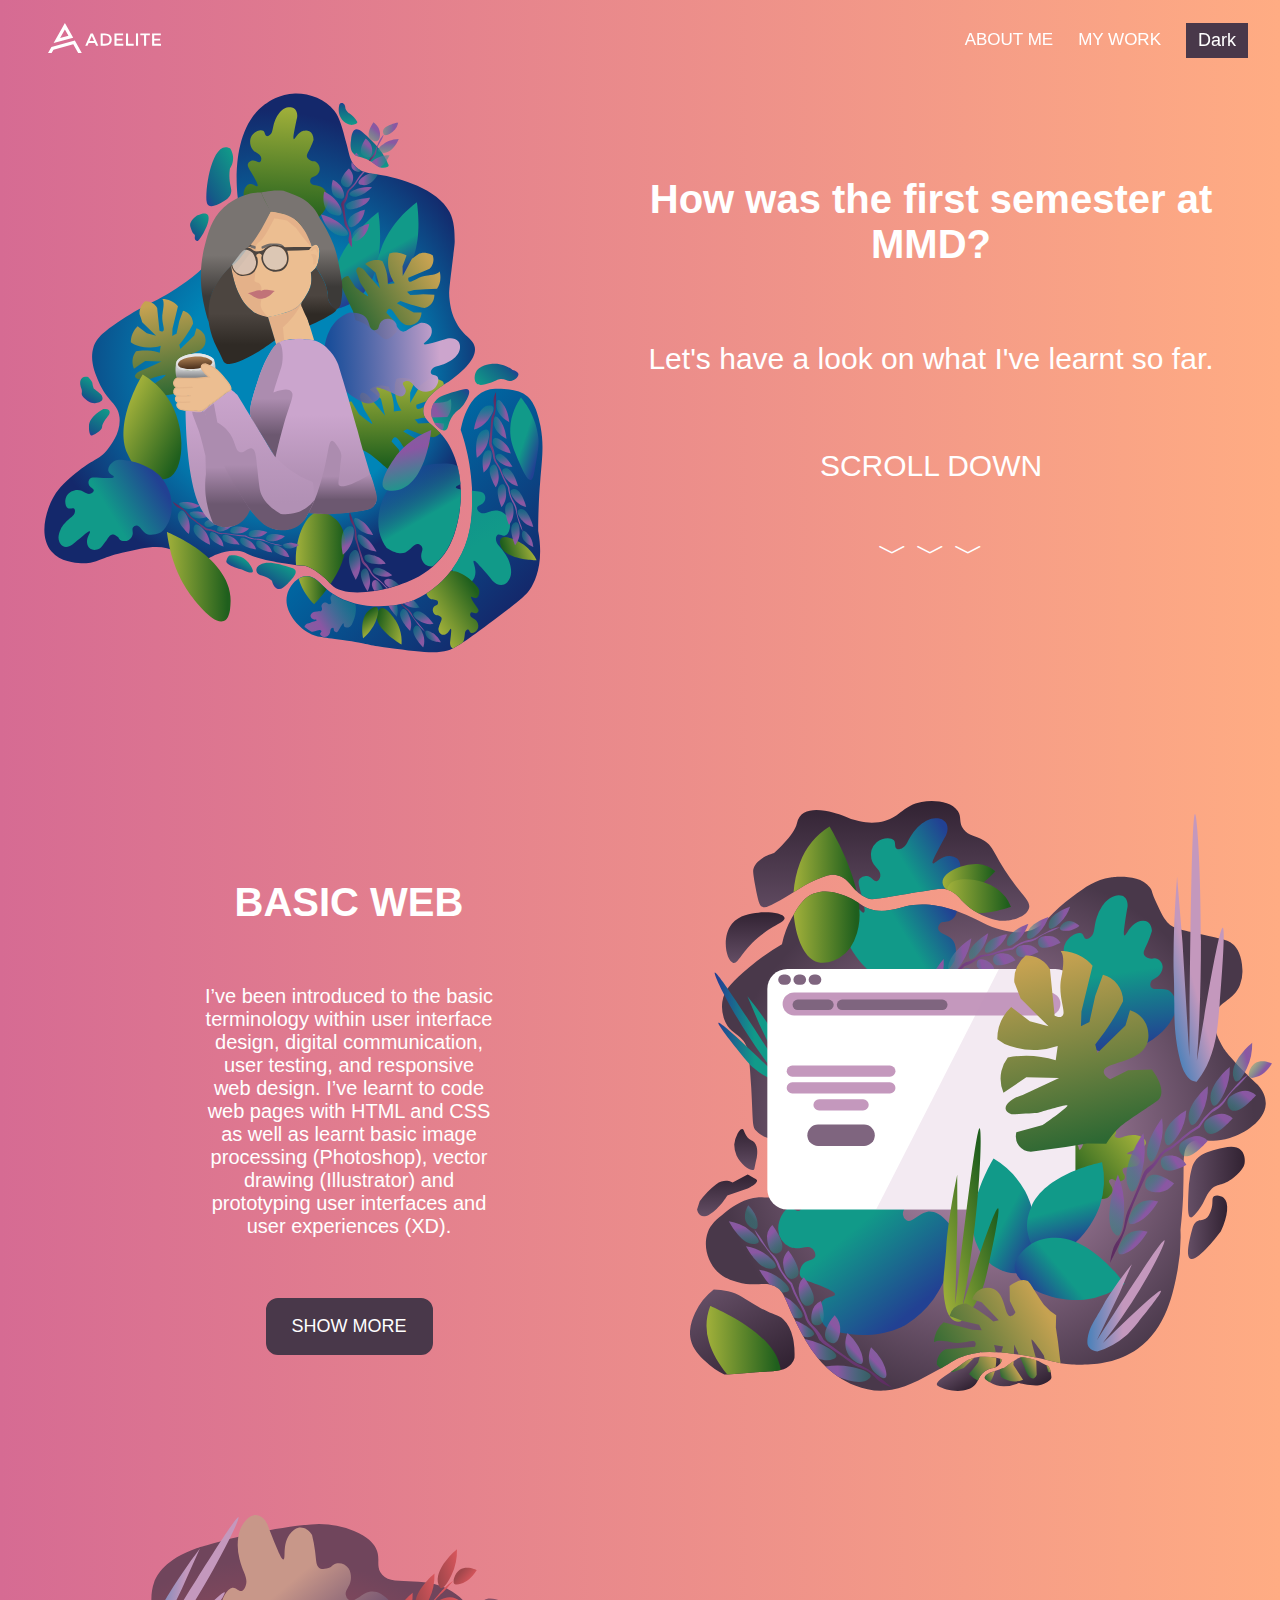
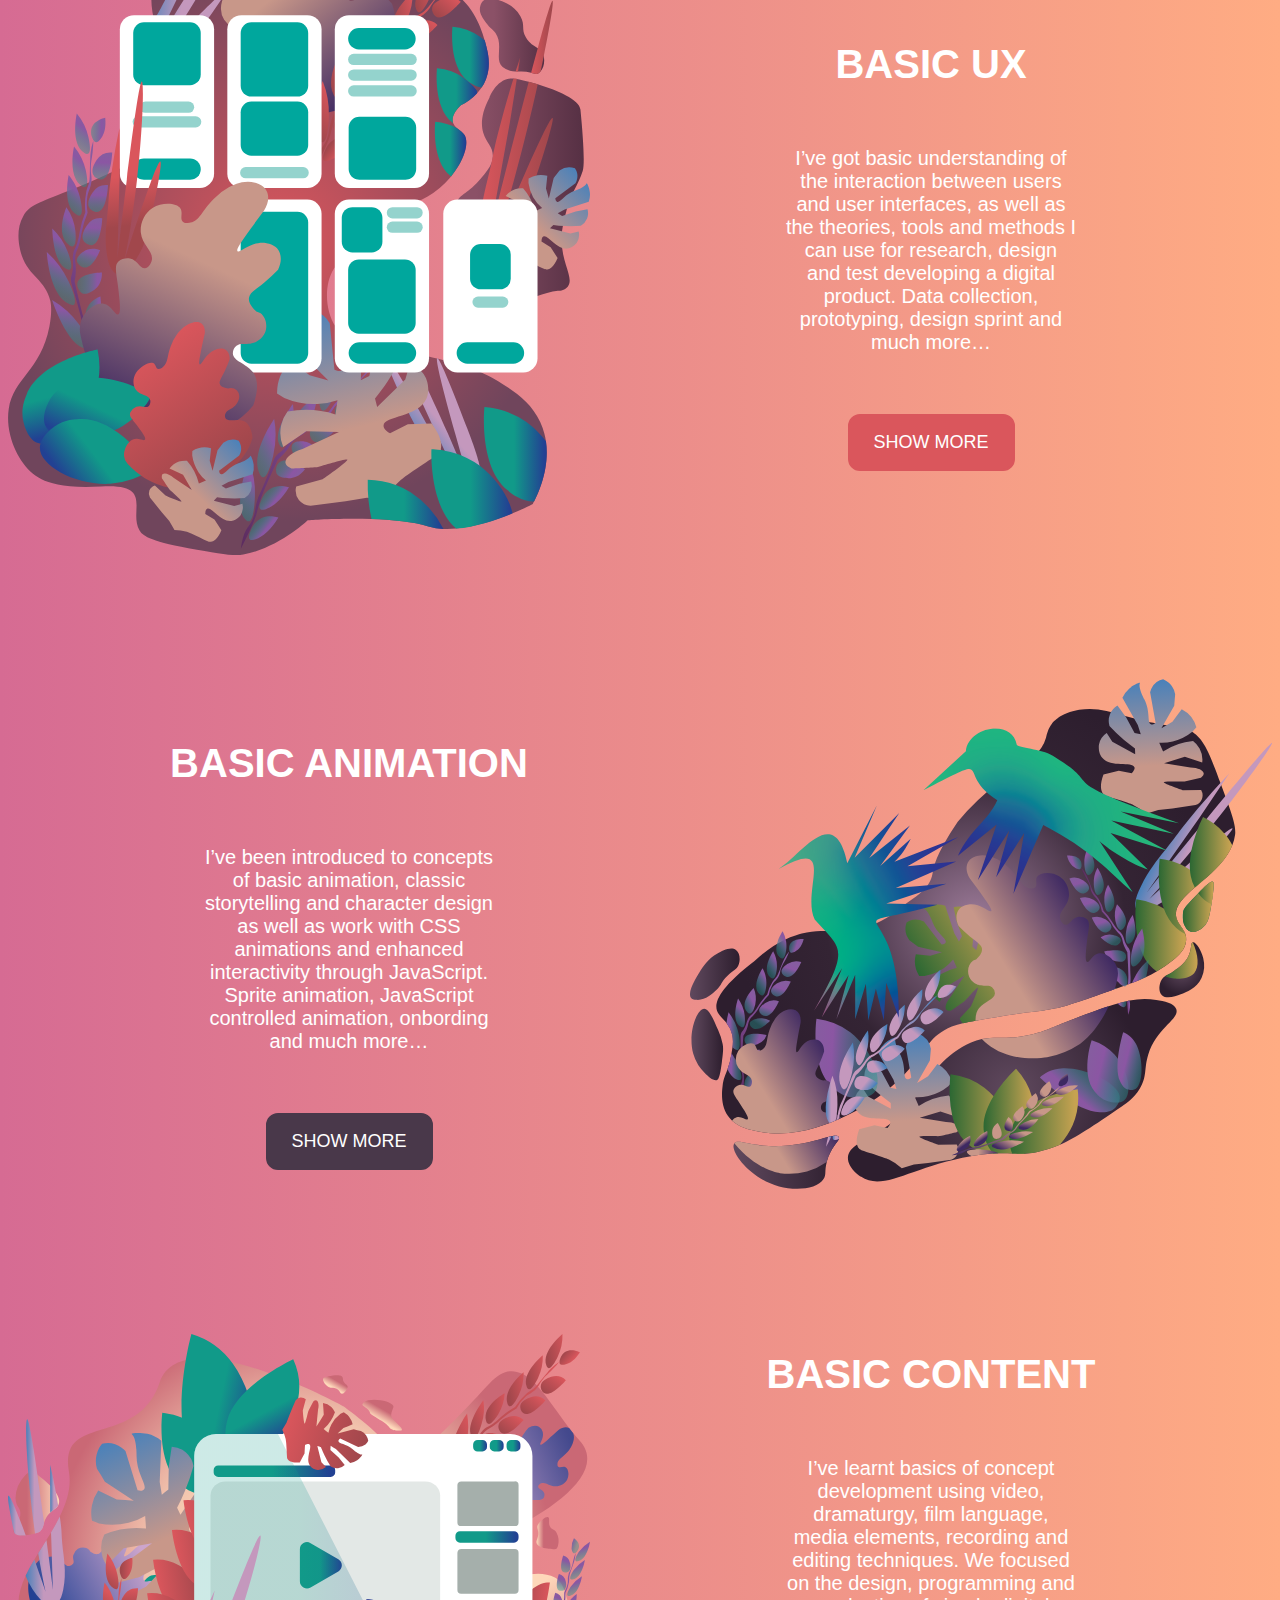
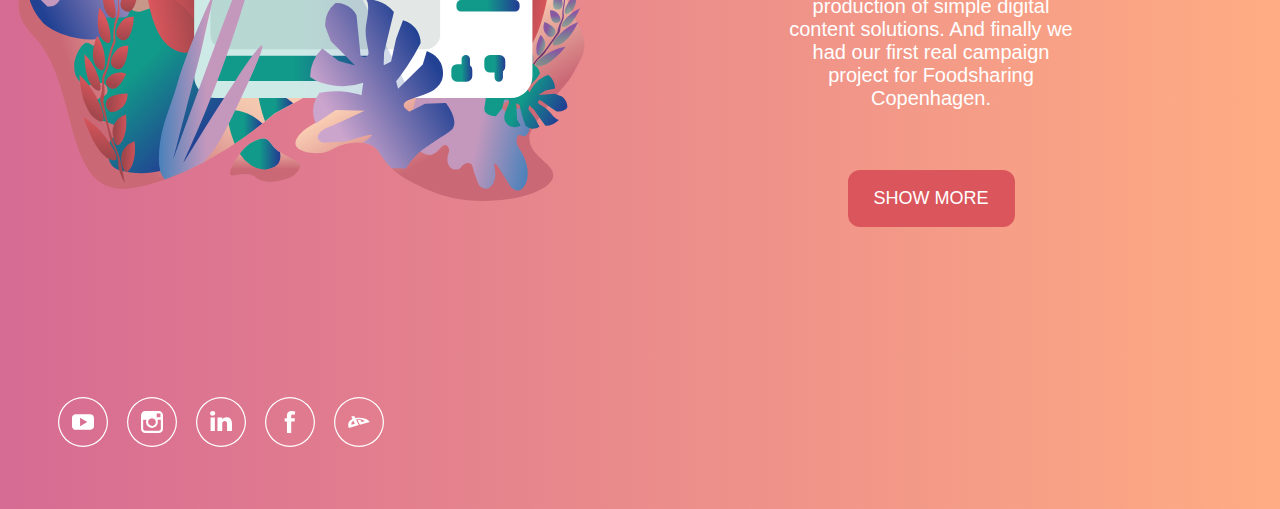
<file: index.html>
<!DOCTYPE html>
<html lang="en">
<head>
        <!-- Global site tag (gtag.js) - Google Analytics -->
        <script async src="https://www.googletagmanager.com/gtag/js?id=UA-176135053-1"></script>
        <script>
            window.dataLayer = window.dataLayer || [];
            function gtag(){dataLayer.push(arguments);}
            gtag('js', new Date());
    
            gtag('config', 'UA-176135053-1');
        </script>
    
    <meta charset="UTF-8">
    <meta name="viewport" content="width=device-width, initial-scale=1.0">
    <meta http-equiv="X-UA-Compatible" content="ie=edge">
    <title>Portfolio Adelite</title>
    <link rel="stylesheet" href="style.css">
    <link rel="shortcut icon" href="visuals/favicon.ico" type="image/x-icon">
</head>
<body>
    <header>
        <a href="index.html">
            <img src="visuals/logo.svg" class="logo" alt="logo">
        </a>
    <nav>
        <ul class="menu">
            <li><a href="about.html">ABOUT ME</a></li>
            <li><a href="index.html">MY WORK</a></li>
            <li><button class="modebutton" onclick="myFunction(event)">Dark</button></li>
        </ul>
    </nav>
    </header>

<div class="flex-container">
    <div class="images">
        <object type="image/svg+xml" data="visuals/aboutme.svg"></object> 
    </div>
    <div class="intro"><h1>How was the first semester at MMD?</h1>
    <br>
    <h2>Let's have a look on what I've learnt so far.</h2>
    <br>
    <h2>SCROLL DOWN</h2>
    <h2 class="animatedarrows">﹀ ﹀ ﹀</h2>
</div>
</div>
<div class="flex-container">
    <div class="intro"><h3>BASIC WEB</h3>
        <p class="intro">I’ve been introduced to the basic terminology within user interface design, digital communication, user testing, and responsive web design. I’ve learnt to code web pages with HTML and CSS as well as learnt basic image processing (Photoshop), vector drawing (Illustrator) and prototyping user interfaces and user experiences (XD).</p>
        <form method="get" action="basicweb.html">
            <button type="submit" class="buttonweb">SHOW MORE</button>
        </form>
    </div>
    <div class="images">
        <object type="image/svg+xml" data="visuals/basicweb.svg"></object> 
    </div>
</div>
<div class="flex-container">
    <div class="images">
        <object type="image/svg+xml" data="visuals/basicux.svg"></object> 
    </div>
    <div class="intro"><h3>BASIC UX</h3>
        <p class="intro">I’ve got basic understanding of the interaction between users and user interfaces, as well as the theories, tools and methods I can use for research, design and test developing a digital product. Data collection, prototyping, design sprint and much more…</p>
        <form method="get" action="basicux.html">
            <button type="submit" class="buttonux">SHOW MORE</button>
        </form>
    </div>
</div>
<div class="flex-container">
    <div class="intro"><h3>BASIC ANIMATION</h3>
        <p class="intro">I’ve been introduced to concepts of basic animation, classic storytelling and character design as well as work with CSS animations and enhanced interactivity through JavaScript. Sprite animation, JavaScript controlled animation, onbording and much more…</p>
        <form method="get" action="basicanimation.html">
            <button type="submit" class="buttonweb">SHOW MORE</button>
        </form>
    </div>
    <div class="images">
        <object type="image/svg+xml" data="visuals/basicanimation.svg"></object> 
    </div>
</div>
<div class="flex-container">
    <div class="images">
<object type="image/svg+xml" data="visuals/basiccontent.svg"></object>    
    </div>
    <div class="intro"><h3>BASIC CONTENT</h3>
        <p class="intro">I’ve learnt basics of concept development using video, dramaturgy, film language, media elements, recording and editing techniques. We focused on the design, programming and production of simple digital content solutions. And finally we had our first real campaign project for Foodsharing Copenhagen.</p>
        <form method="get" action="basiccontent.html">
            <button type="submit" class="buttonux">SHOW MORE</button>
        </form>
    </div>
</div>
<footer>
    <div class="footer">
        <a href="https://www.youtube.com/channel/UC120RexKwLCR98XMhP2GF6Q/">
            <img src="visuals/youtube.svg" style="width: 50px" alt="youtube">
        </a>
        <a href="https://www.instagram.com/adelitesamak/?hl=sk">
            <img src="visuals/instagram.svg" style="width: 50px" alt="insta">
        </a>
        <a href="https://www.linkedin.com/in/adela-%C5%A1am%C3%A1kov%C3%A1-955a80183/">
            <img src="visuals/linkedin.svg" style="width: 50px" alt="linkedin">
        </a>
        <a href="https://www.facebook.com/AdeliteSamak/">
            <img src="visuals/facebook.svg" style="width: 50px" alt="facebook">
        </a>
        <a href="https://www.deviantart.com/adelitesamak">
            <img src="visuals/deviantart.svg" style="width: 50px" alt="deviant">
        </a>
    </div>

</footer>
<script src="javascript.js"></script>
</body>

</html>
</file>
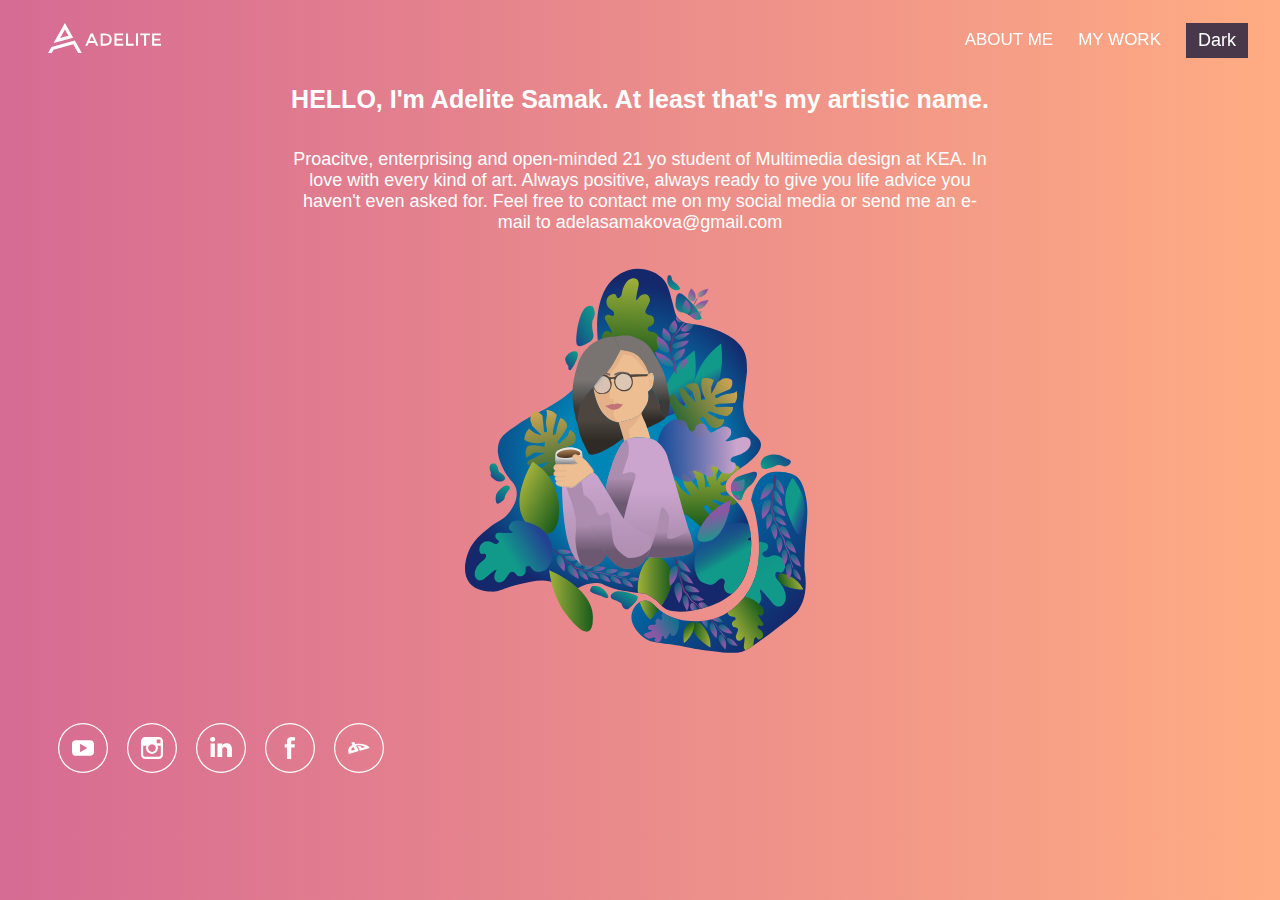
<file: about.html>
<!DOCTYPE html>
<html lang="en">
<head>
    <!-- Global site tag (gtag.js) - Google Analytics -->
    <script async src="https://www.googletagmanager.com/gtag/js?id=UA-176135053-1"></script>
    <script>
        window.dataLayer = window.dataLayer || [];
        function gtag(){dataLayer.push(arguments);}
        gtag('js', new Date());

        gtag('config', 'UA-176135053-1');
    </script>

    <meta charset="UTF-8">
    <meta name="viewport" content="width=device-width, initial-scale=1.0">
    <meta http-equiv="X-UA-Compatible" content="ie=edge">
    <title>Portfolio Adelite</title>
    <link rel="stylesheet" href="style.css">
    <link rel="shortcut icon" href="visuals/favicon.ico" type="image/x-icon">
</head>
<body>
    <header>
        <a href="index.html">
            <img src="visuals/logo.svg" class="logo" alt="logo">
        </a>
    <nav>
        <ul class="menu">
            <li><a href="about.html">ABOUT ME</a></li>
            <li><a href="index.html">MY WORK</a></li>
            <li><button class="modebutton" onclick="myFunction(event)">Dark</button></li>
        </ul>
    </nav>
    </header>
        <h1 class="podnadpis">HELLO, I'm Adelite Samak. At least that's my artistic name.</h1>
            <br>
            <p class="textabout">
                Proacitve, enterprising and open-minded 21 yo student of Multimedia design at KEA. In love with every kind of art. Always positive, always ready to give you life advice you haven't even asked for. Feel free to contact me on my social media or send me an e-mail to adelasamakova@gmail.com</p>
            <br>
    <div class="adela">
        <object type="image/svg+xml" data="visuals/aboutme.svg"></object> 
</div>
<footer>
    <div class="footer">
        <a href="https://www.youtube.com/channel/UC120RexKwLCR98XMhP2GF6Q/">
            <img src="visuals/youtube.svg" style="width: 50px" alt="youtube">
        </a>
        <a href="https://www.instagram.com/adelitesamak/?hl=sk">
            <img src="visuals/instagram.svg" style="width: 50px" alt="insta">
        </a>
        <a href="https://www.linkedin.com/in/adela-%C5%A1am%C3%A1kov%C3%A1-955a80183/">
            <img src="visuals/linkedin.svg" style="width: 50px" alt="linkedin">
        </a>
        <a href="https://www.facebook.com/AdeliteSamak/">
            <img src="visuals/facebook.svg" style="width: 50px" alt="facebook">
        </a>
        <a href="https://www.deviantart.com/adelitesamak">
            <img src="visuals/deviantart.svg" style="width: 50px" alt="deviant">
        </a>
    </div>

</footer>
<script src="javascript.js"></script>
</body>

</html>
</file>
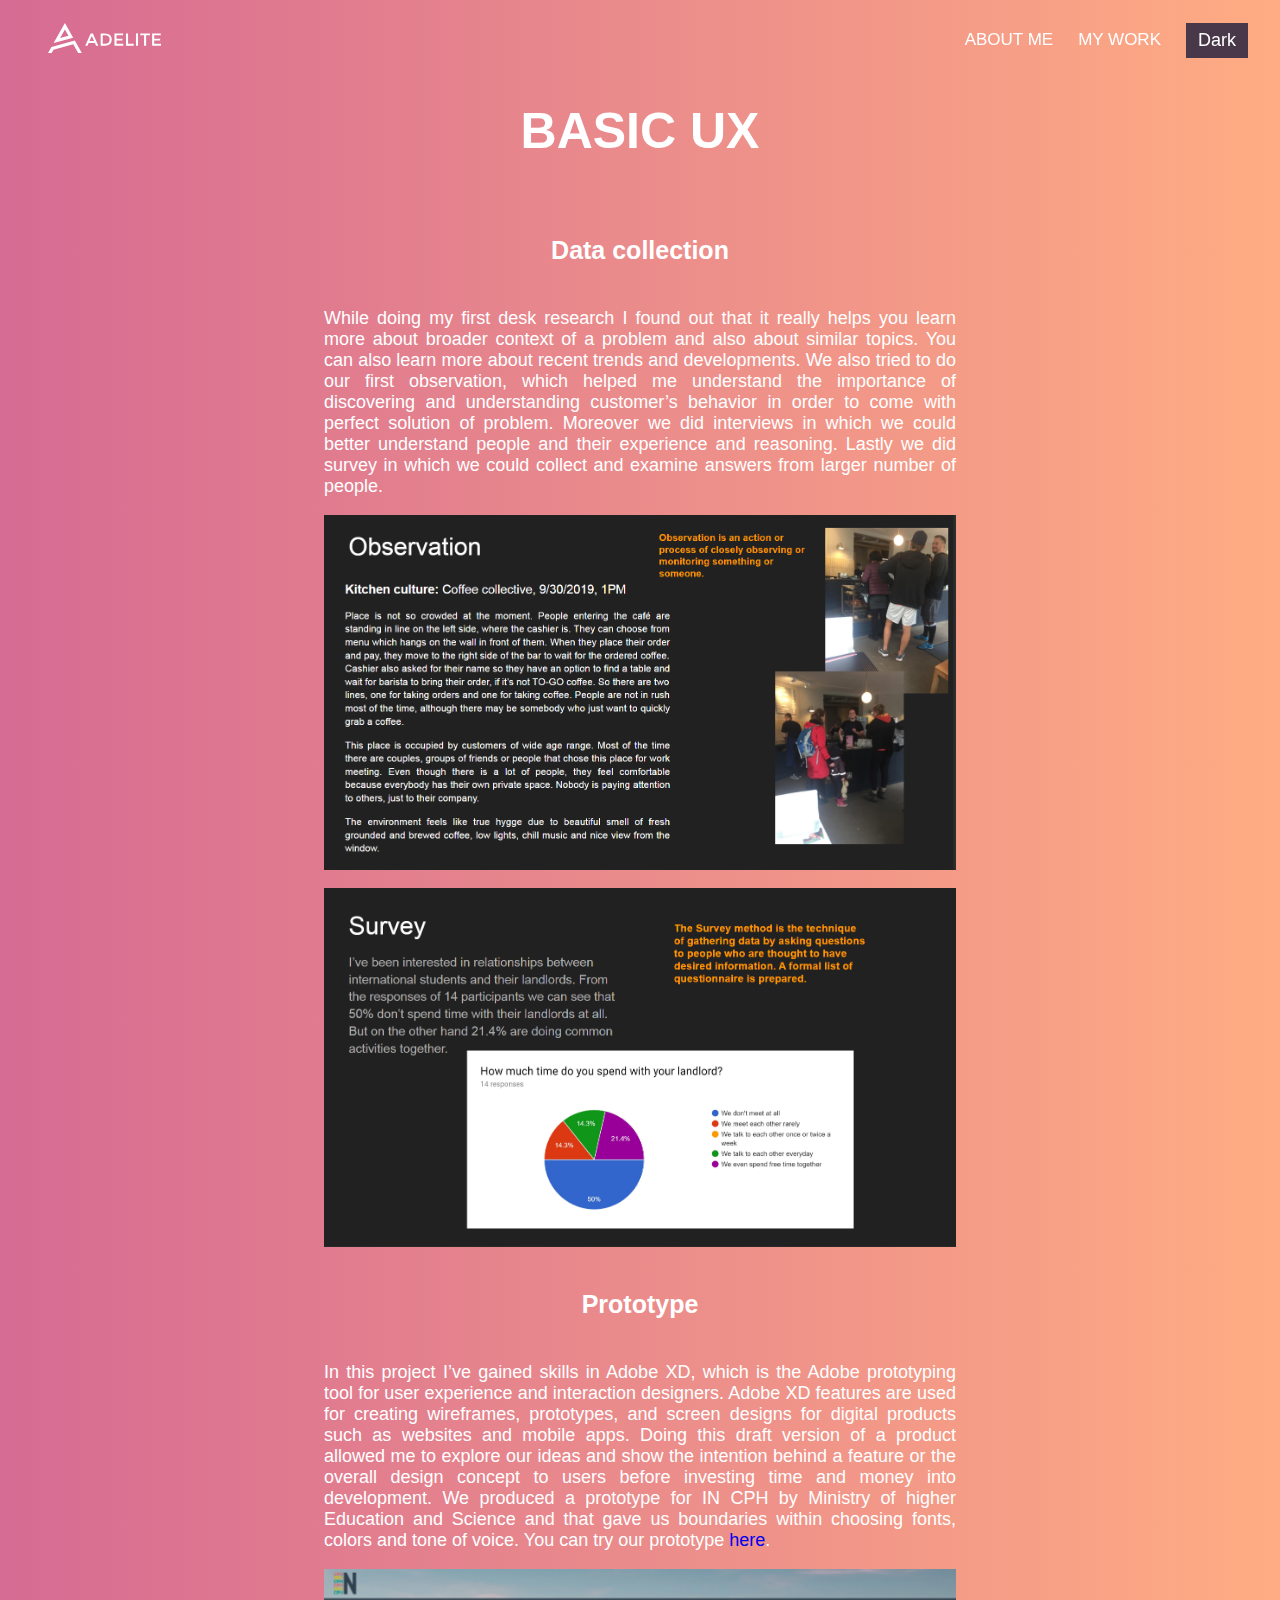
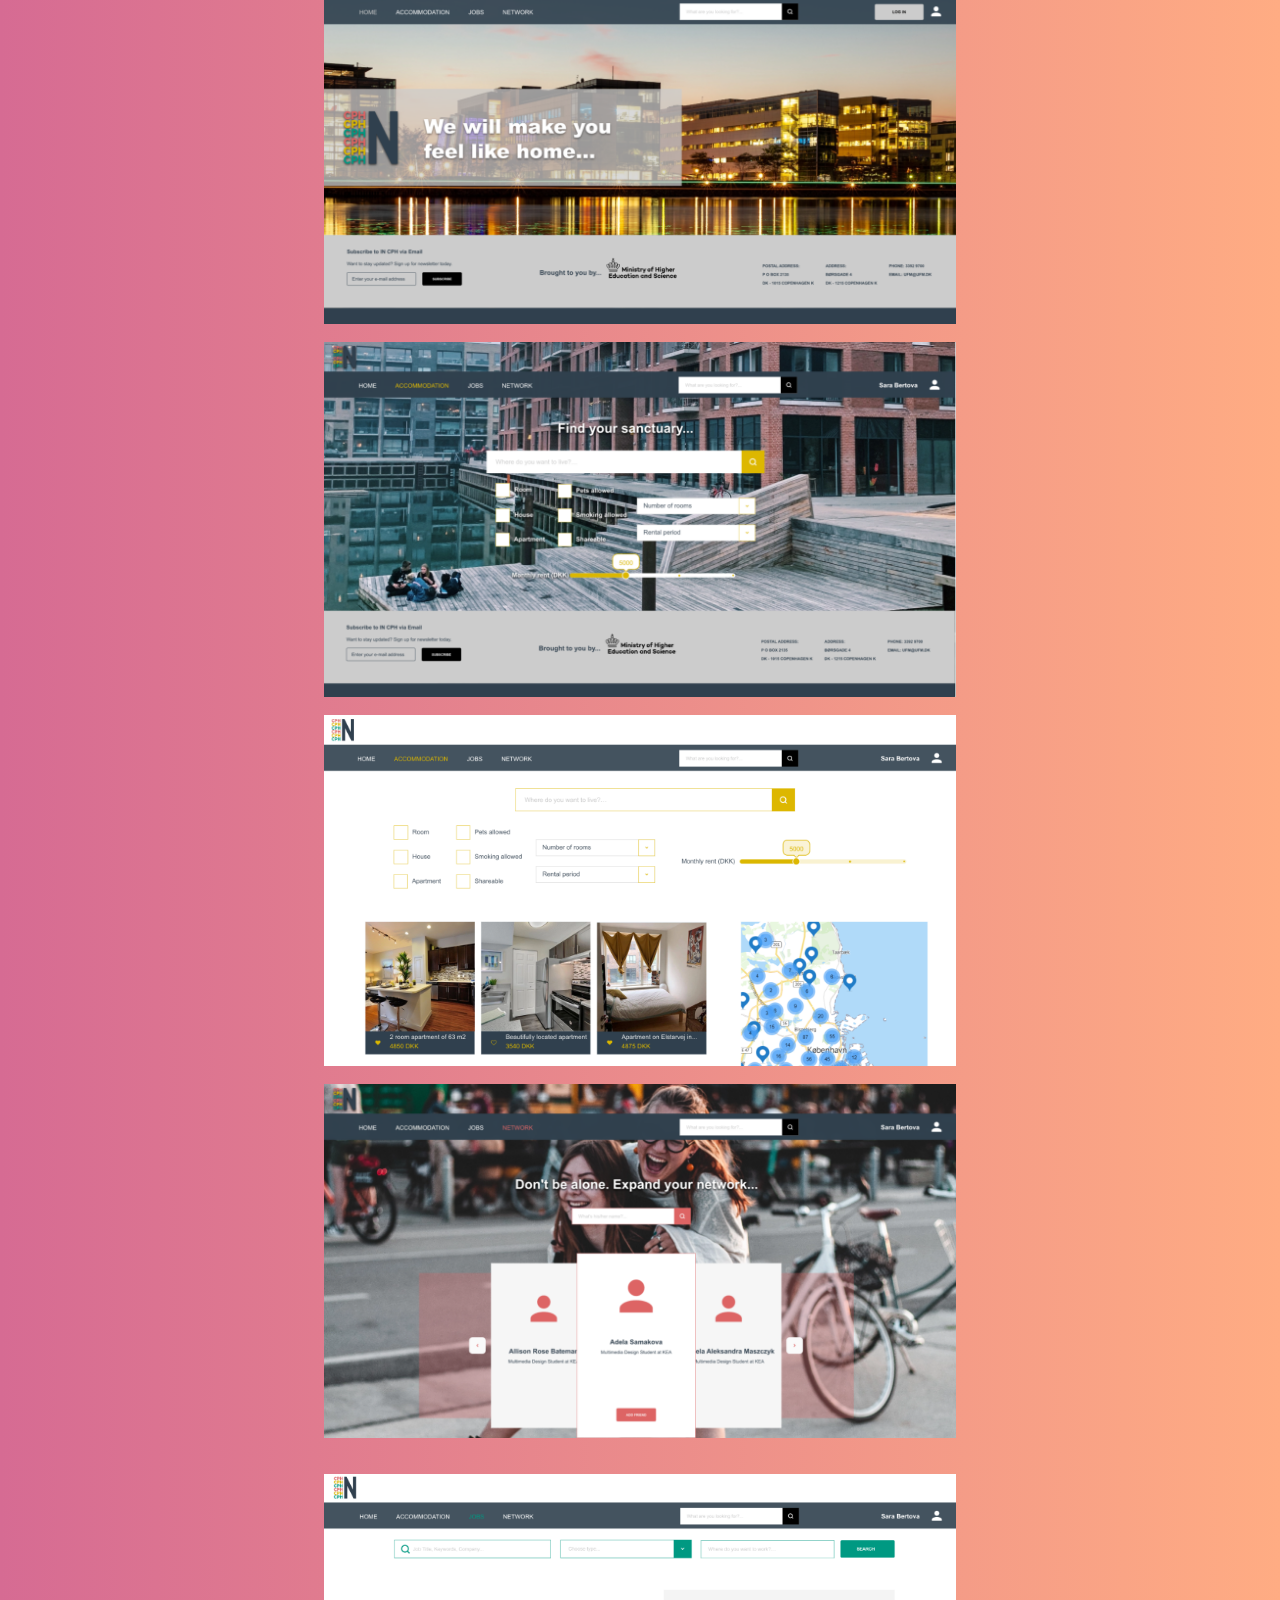
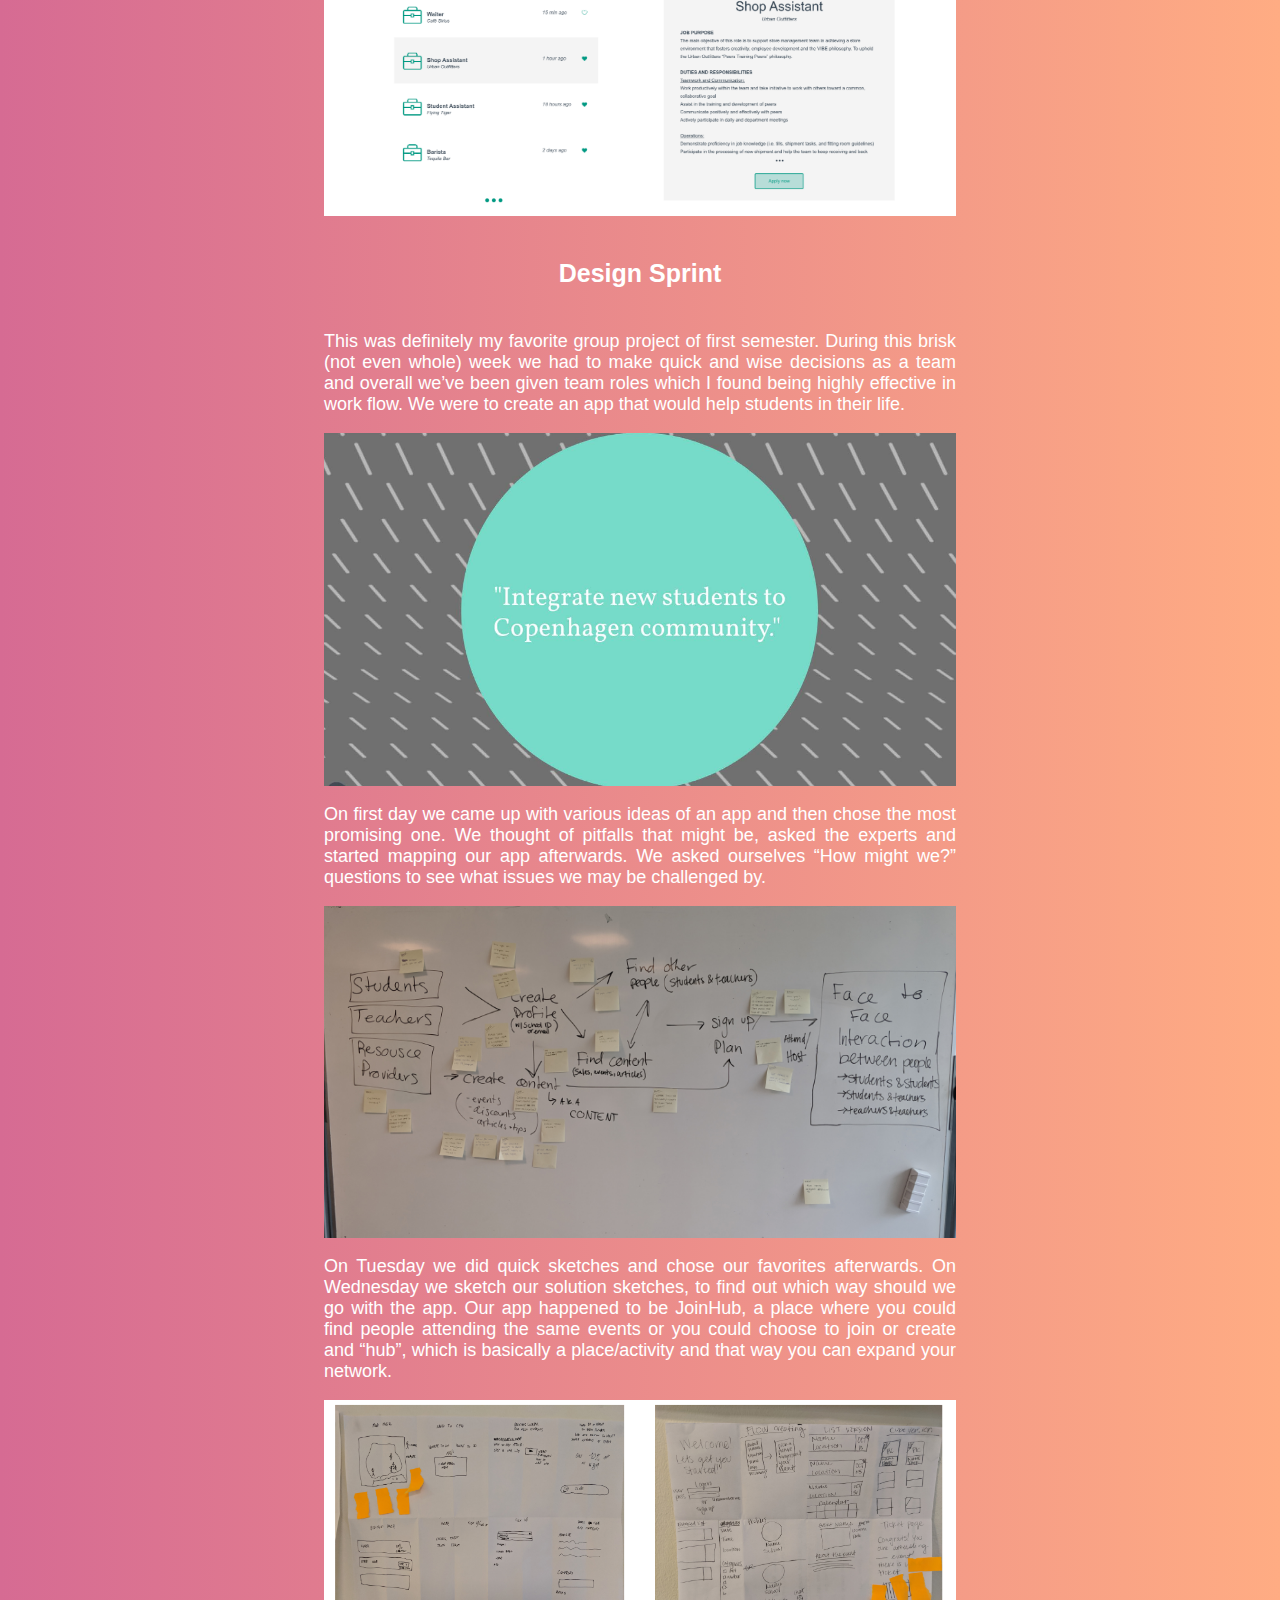
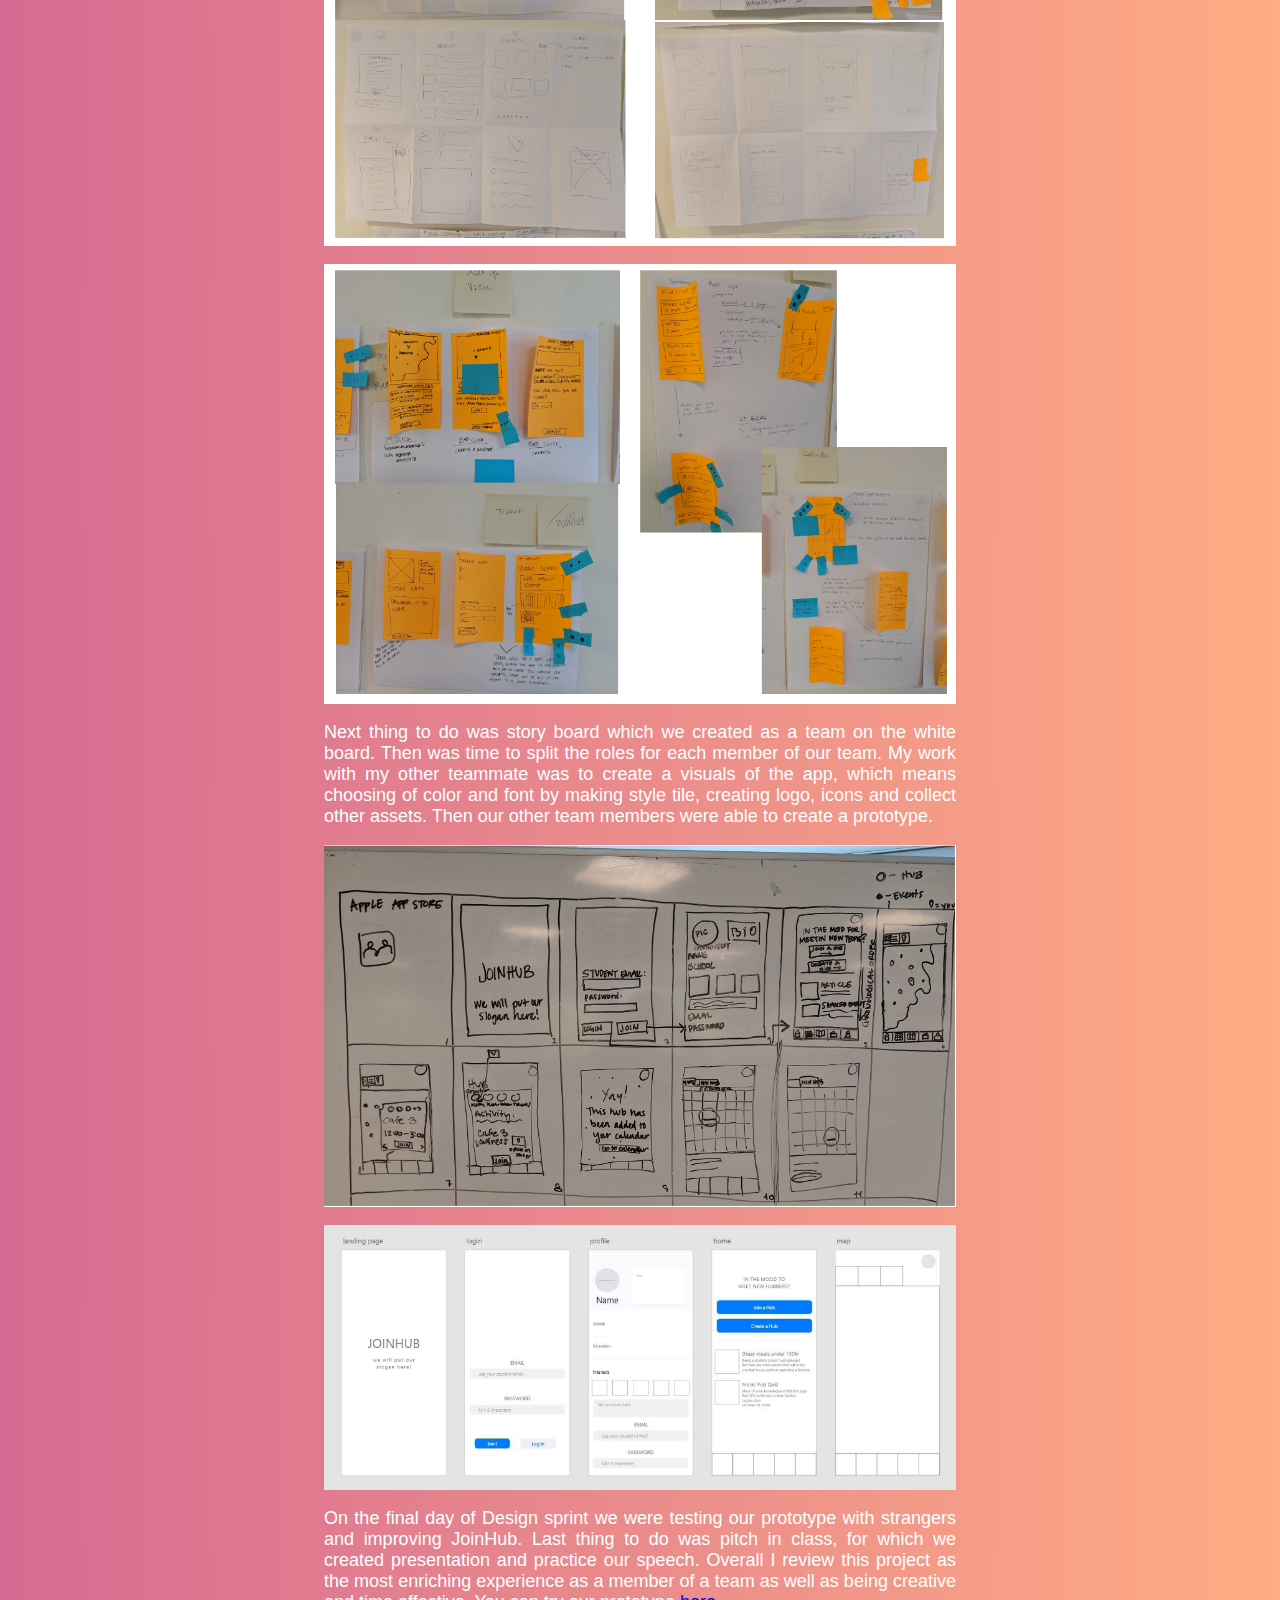
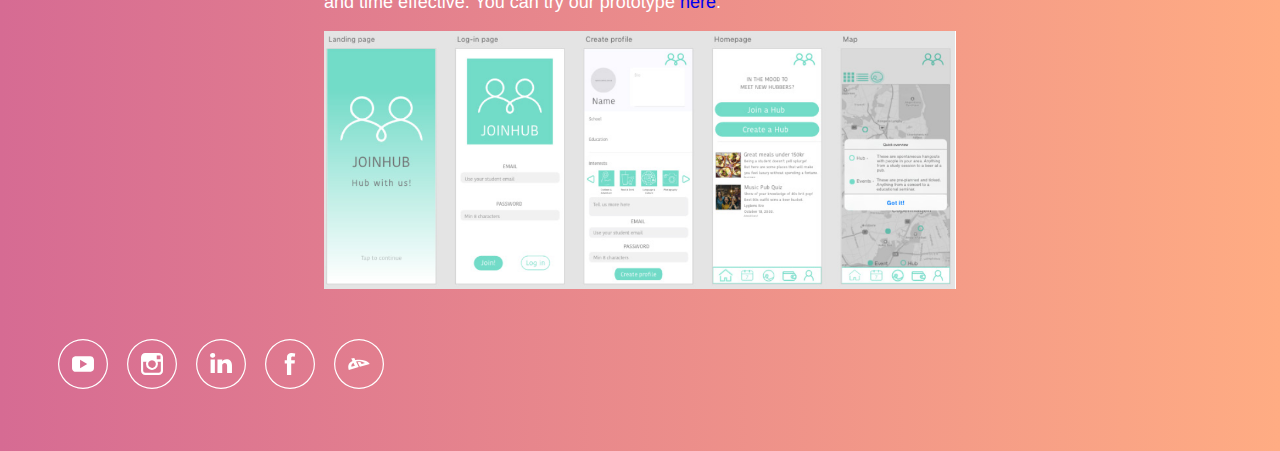
<file: basicux.html>
<!DOCTYPE html>
<html lang="en">
<head>
        <!-- Global site tag (gtag.js) - Google Analytics -->
        <script async src="https://www.googletagmanager.com/gtag/js?id=UA-176135053-1"></script>
        <script>
            window.dataLayer = window.dataLayer || [];
            function gtag(){dataLayer.push(arguments);}
            gtag('js', new Date());
    
            gtag('config', 'UA-176135053-1');
        </script>
    
    <meta charset="UTF-8">
    <meta name="viewport" content="width=device-width, initial-scale=1.0">
    <meta http-equiv="X-UA-Compatible" content="ie=edge">
    <title>Portfolio Adelite</title>
    <link rel="stylesheet" href="style.css">
    <link rel="shortcut icon" href="visuals/favicon.ico" type="image/x-icon">
</head>
<body>
    <header>
        <a href="index.html">
            <img src="visuals/logo.svg" class="logo" alt="logo">
        </a>

    <nav>
        <ul class="menu">
            <li><a href="about.html">ABOUT ME</a></li>
            <li><a href="index.html">MY WORK</a></li>
            <li><button class="modebutton" onclick="myFunction(event)">Dark</button></li>
        </ul>
    </nav>
    </header>
    <h1 class="nadpis">BASIC UX</h1>
    <br>
<h3 class="podnadpis">Data collection</h3>
<br>
<p class="text">While doing my first desk research I found out that it really helps you learn more about broader context of a problem and also about similar topics. You can also learn more about recent trends and developments. We also tried to do our first observation, which helped me understand the importance of discovering and understanding customer’s behavior in order to come with perfect solution of problem. Moreover we did interviews in which we could better understand people and their experience and reasoning. Lastly we did survey in which we could collect and examine answers from larger number of people. </p>
<br>
<img src="visuals/basicux/observation.PNG" class="articleimage" alt="observation">
<br>
<img src="visuals/basicux/survey.PNG" class="articleimage" alt="survey">
<br>
<h3 class="podnadpis">Prototype</h3>
<br>
<p class="text">In this project I’ve gained skills in Adobe XD, which is the Adobe prototyping tool for user experience and interaction designers. Adobe XD features are used for creating wireframes, prototypes, and screen designs for digital products such as websites and mobile apps. Doing this draft version of a product allowed me to explore our ideas and show the intention behind a feature or the overall design concept to users before investing time and money into development. We produced a prototype for IN CPH by Ministry of higher Education and Science and that gave us boundaries within choosing fonts, colors and tone of voice. You can try our prototype <a href="https://xd.adobe.com/view/d8d2740e-afe7-46af-5bf1-e5dd44376686-aee3/?fbclid=I-wAR0onescab9WmMso7q9Wk5rZu-SfwwT-C9yHAsd8ye1x9q58JQ2Y71LoQN0c">here</a>.</p>
<br>
<img src="visuals/basicux/incph.PNG" class="articleimage" alt="landing page">
<br>
<img src="visuals/basicux/acc.PNG" class="articleimage" alt="subpage">
<br>
<img src="visuals/basicux/home.PNG" class="articleimage" alt="subpage2">
<br>
<img src="visuals/basicux/network.PNG" class="articleimage" alt="subpage3">
<br>
<br>
<img src="visuals/basicux/jobs.PNG" class="articleimage" alt="subpage4">
<br>
<h3 class="podnadpis">Design Sprint</h3>
<br>
<p class="text">This was definitely my favorite group project of first semester. During this brisk (not even whole) week we had to make quick and wise decisions as a team and overall we’ve been given team roles which I found being highly effective in work flow. We were to create an app that would help students in their life. </p>
<br>
<img src="visuals/basicux/goal.PNG" class="articleimage" alt="goal">
<br>
<p class="text">On first day we came up with various ideas of an app and then chose the most promising one. We thought of pitfalls that might be, asked the experts and started mapping our app afterwards. We asked ourselves “How might we?” questions to see what issues we may be challenged by.</p>
<br>
<img src="visuals/basicux/hmwboard.PNG" class="articleimage" alt="How might we">
<br>
<p class="text">On Tuesday we did quick sketches and chose our favorites afterwards. On Wednesday we sketch our solution sketches, to find out which way should we go with the app. Our app happened to be JoinHub, a place where you could find people attending the same events or you could choose to join or create and “hub”, which is basically a place/activity and that way you can expand your network. </p>
<br>
<img src="visuals/basicux/sketches.PNG" class="articleimage" alt="sketches">
<br>
<img src="visuals/basicux/solutionsketch.PNG" class="articleimage" alt="Solution sketches">
<br>
<p class="text">Next thing to do was story board which we created as a team on the white board. Then was time to split the roles for each member of our team. My work with my other teammate was to create a visuals of the app, which means choosing of color and font by making style tile, creating logo, icons and collect other assets. Then our other team members were able to create a prototype. </p>
<br>
<img src="visuals/basicux/storyboard.PNG" class="articleimage" alt="Story board">
<br>
<img src="visuals/basicux/prototype.PNG" class="articleimage" alt="Low-fidelity prototype">
<br>
<p class="text">On the final day of Design sprint we were testing our prototype with strangers and improving JoinHub. Last thing to do was pitch in class, for which we created presentation and practice our speech. Overall I review this project as the most enriching experience as a member of a team as well as being creative and time effective. You can try our prototype <a href="https://xd.adobe.com/view/c9f69d8e-7452-4eba-5a46-daa0cf23a0f6-bfc7/?fbclid=IwAR1-Pgf83VicG7bh67bvtT5lDbnKNnODp2tYWkYG6-gldFSJSdWotLjLHMA">here</a>.</p>
<br>
<img src="visuals/basicux/finalprototype.PNG" class="articleimage" alt="High-fidelity prototype">
<footer>
    <div class="footer">
        <a href="https://www.youtube.com/channel/UC120RexKwLCR98XMhP2GF6Q/">
            <img src="visuals/youtube.svg" style="width: 50px" alt="youtube">
        </a>
        <a href="https://www.instagram.com/adelitesamak/?hl=sk">
            <img src="visuals/instagram.svg" style="width: 50px" alt="insta">
        </a>
        <a href="https://www.linkedin.com/in/adela-%C5%A1am%C3%A1kov%C3%A1-955a80183/">
            <img src="visuals/linkedin.svg" style="width: 50px" alt="linkedin">
        </a>
        <a href="https://www.facebook.com/AdeliteSamak/">
            <img src="visuals/facebook.svg" style="width: 50px" alt="facebook">
        </a>
        <a href="https://www.deviantart.com/adelitesamak">
            <img src="visuals/deviantart.svg" style="width: 50px" alt="deviant">
        </a>
    </div>
</footer>
<script src="javascript.js"></script>
</body>
</html>
</file>
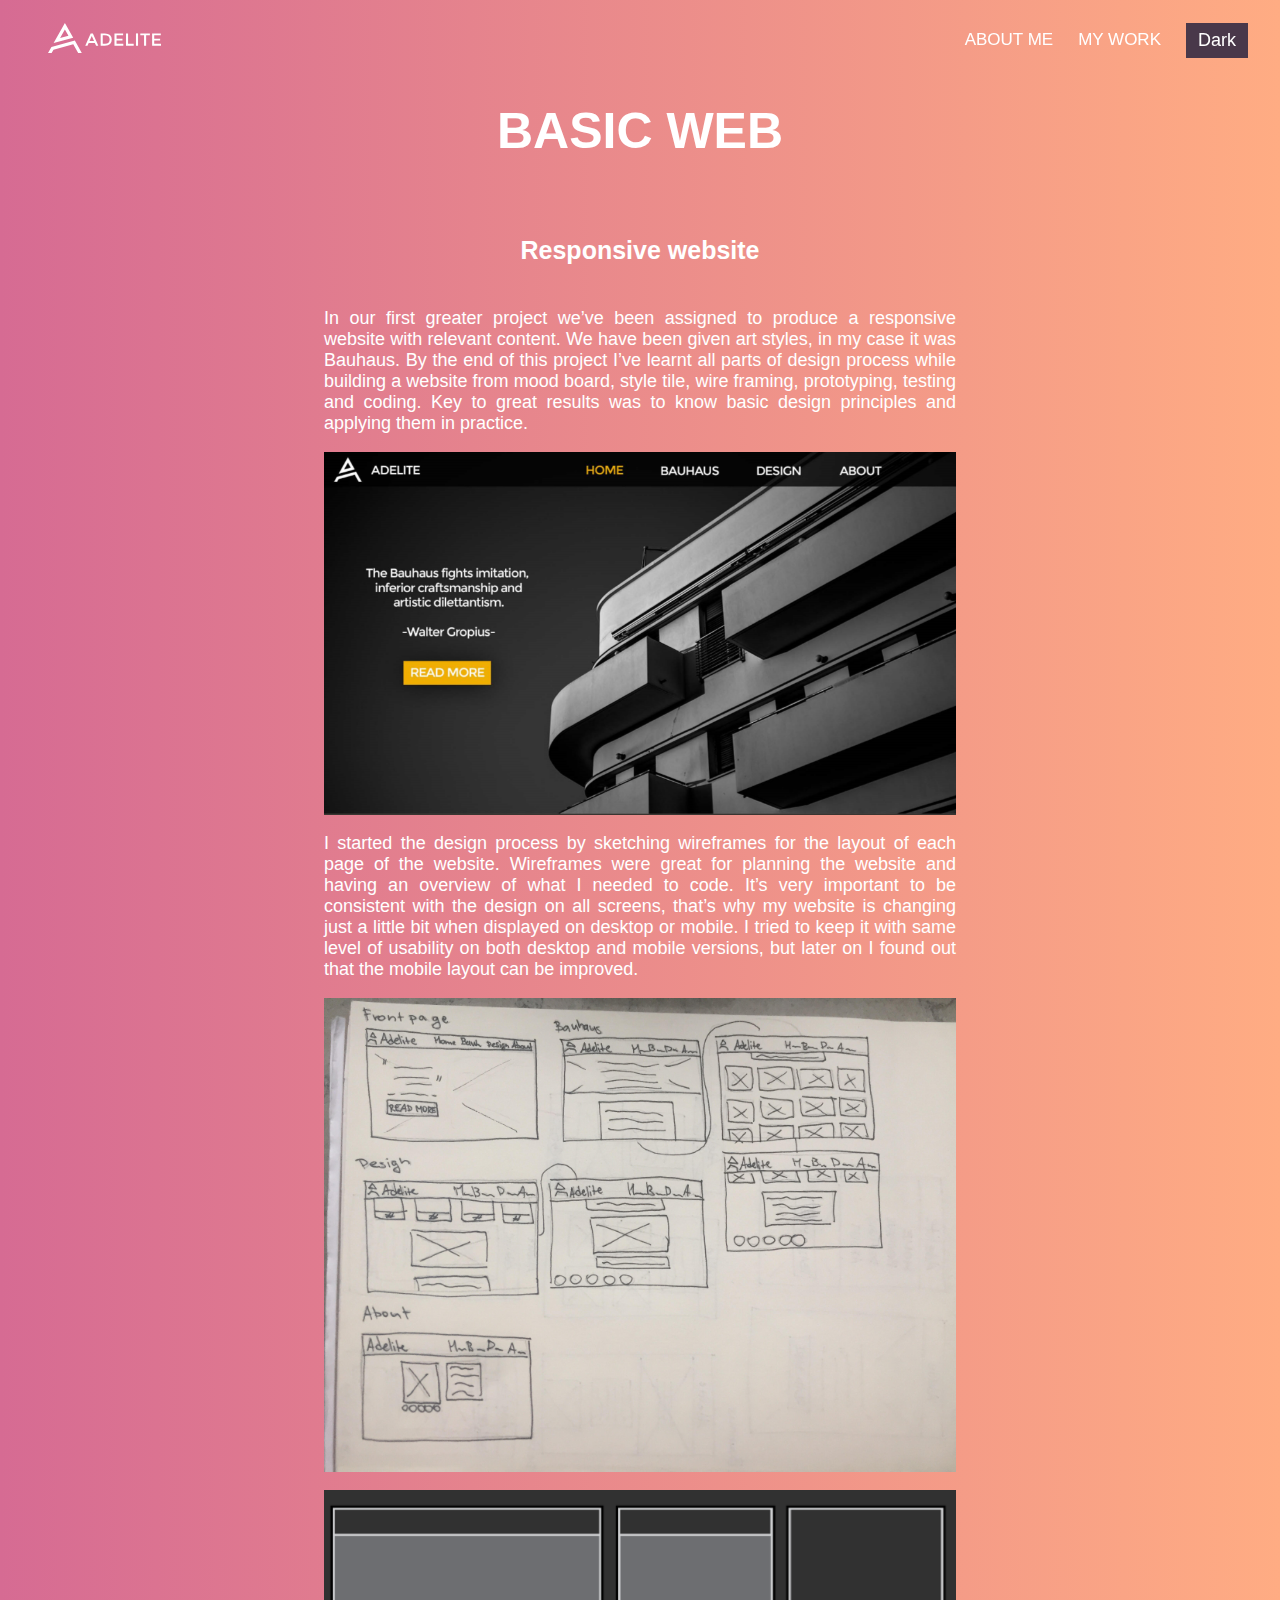
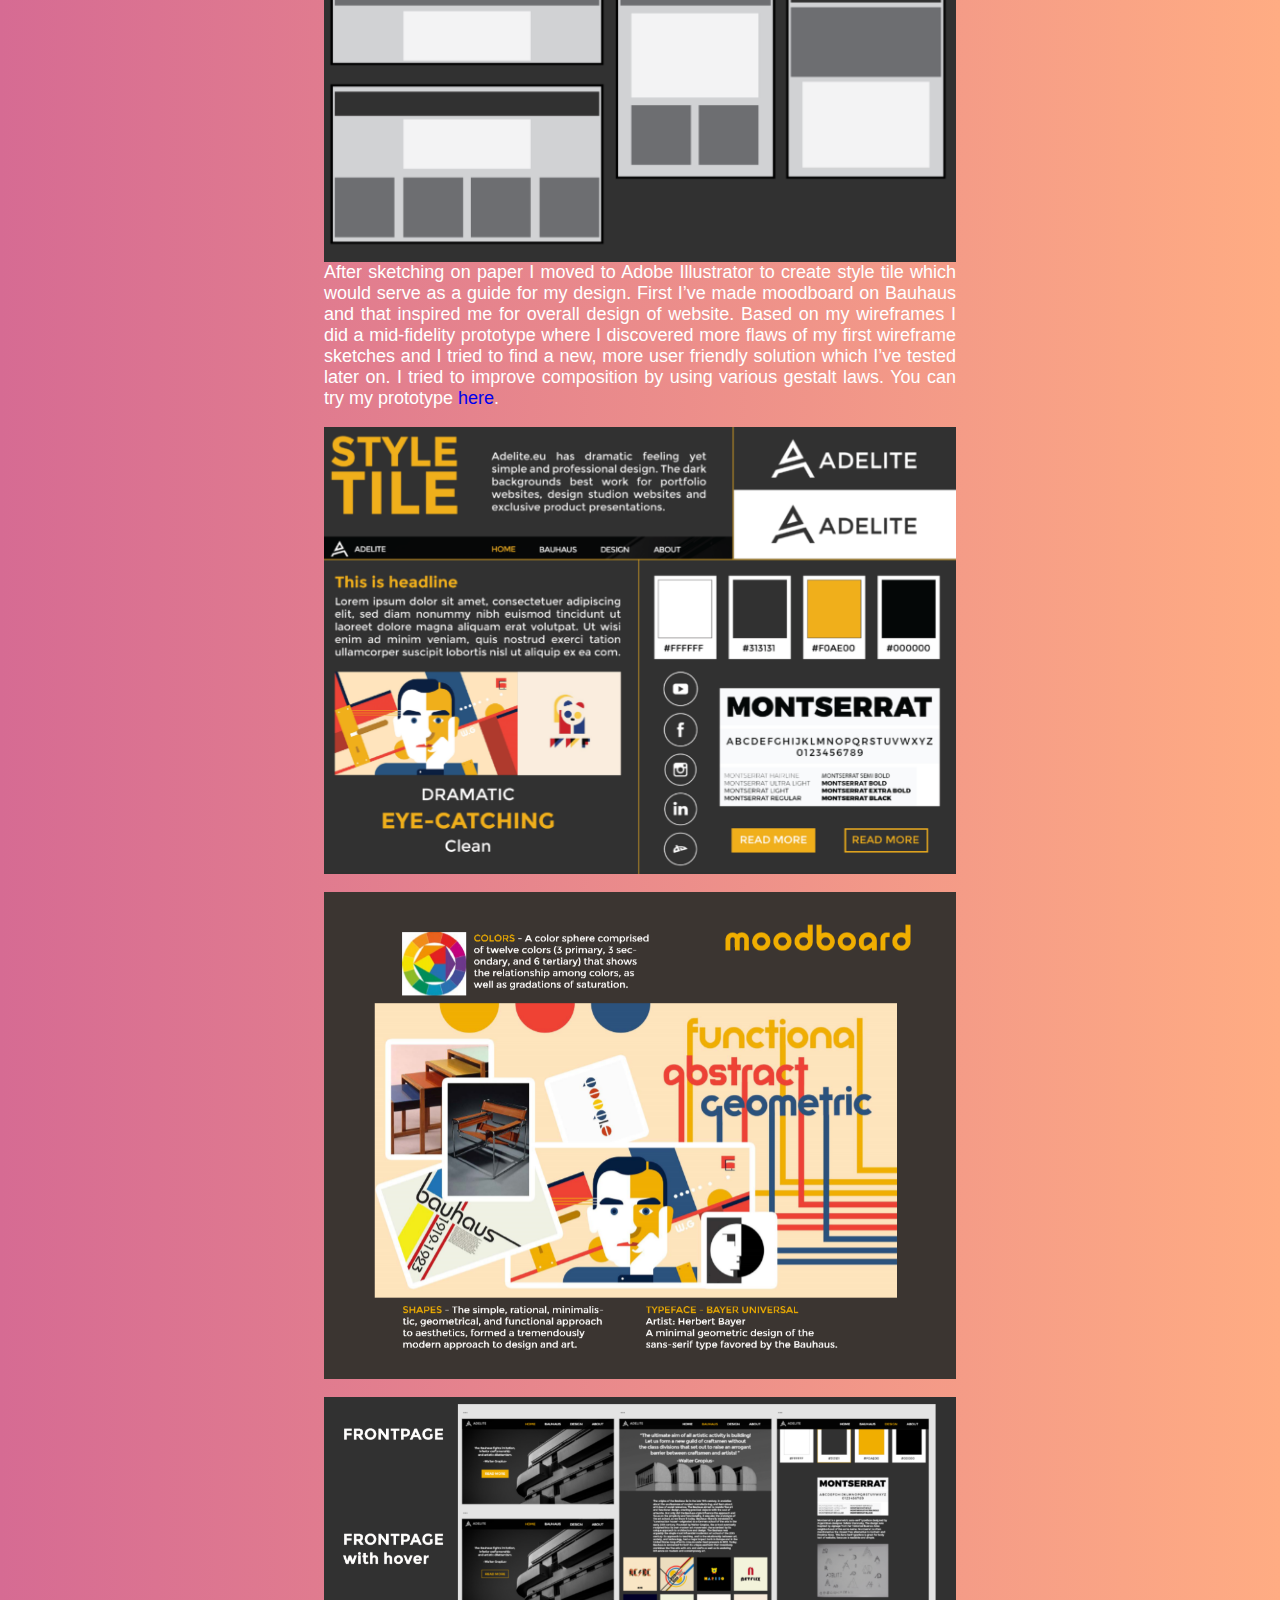
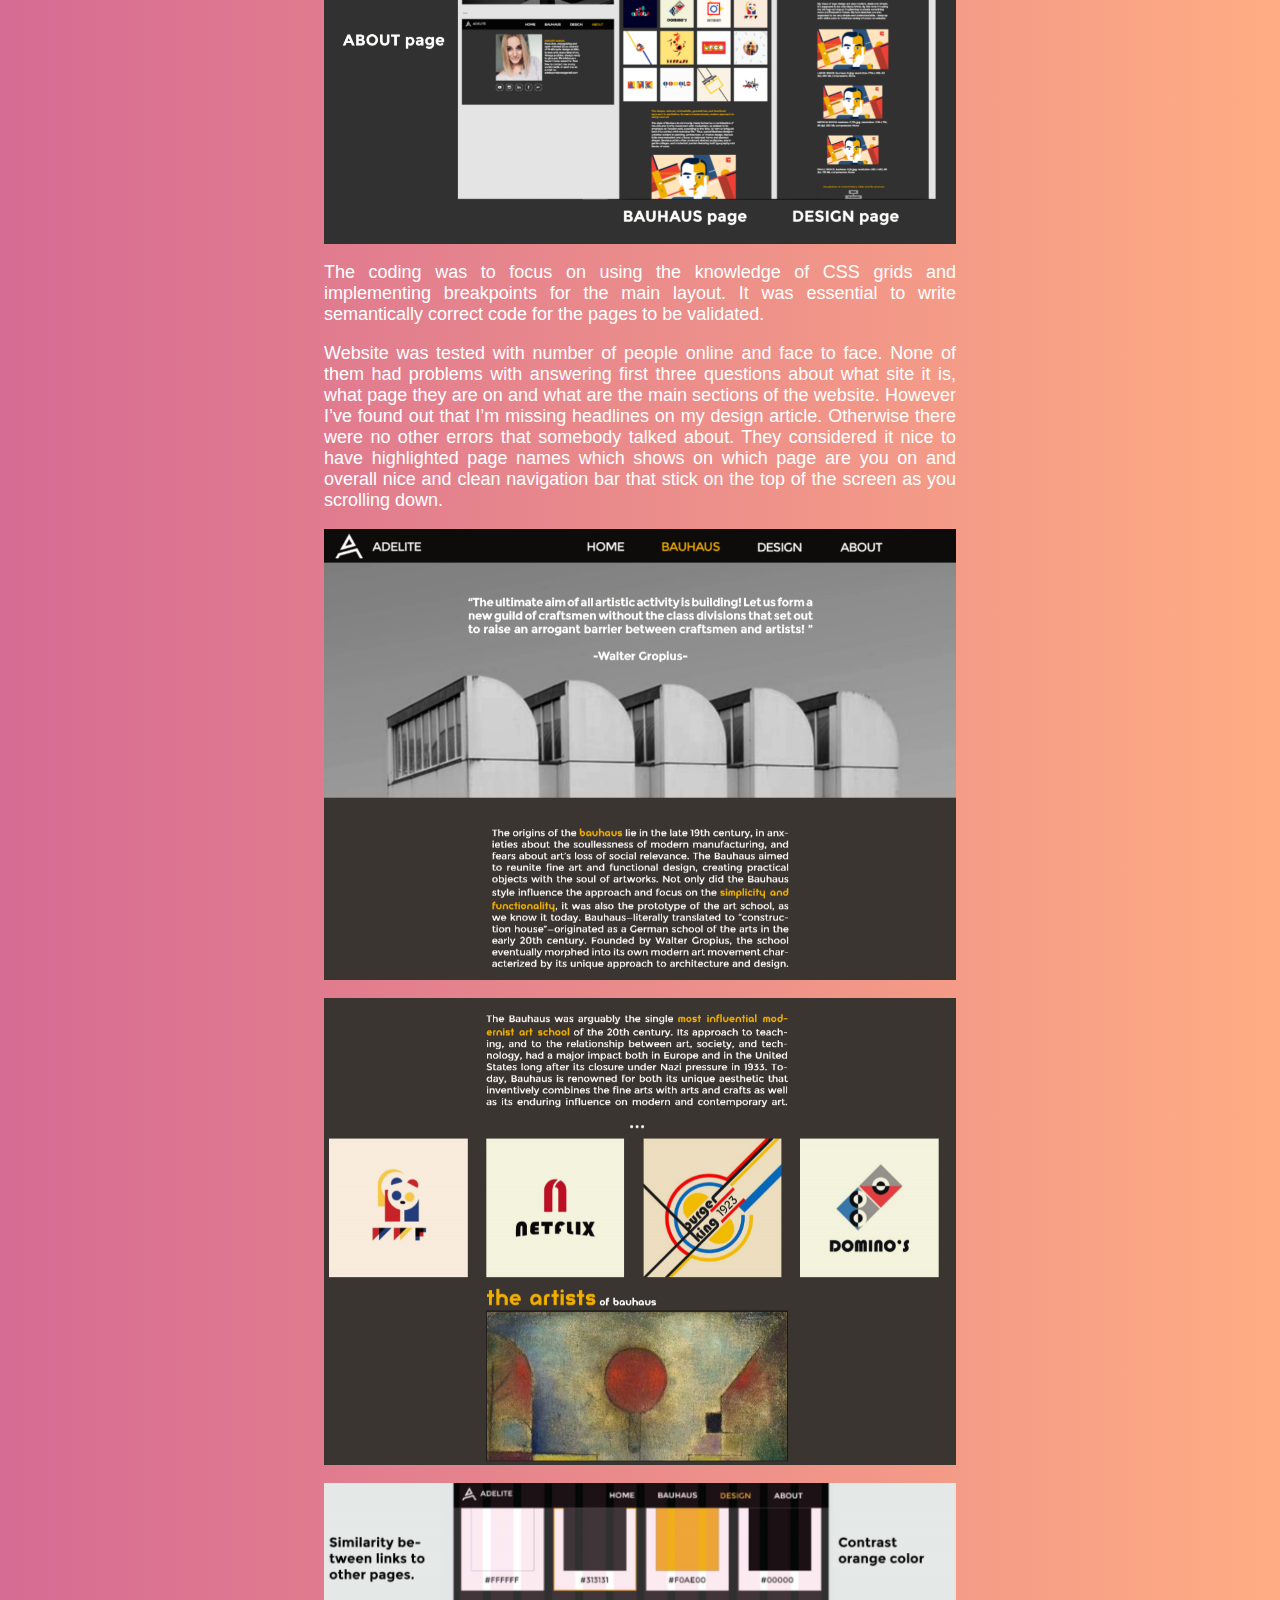
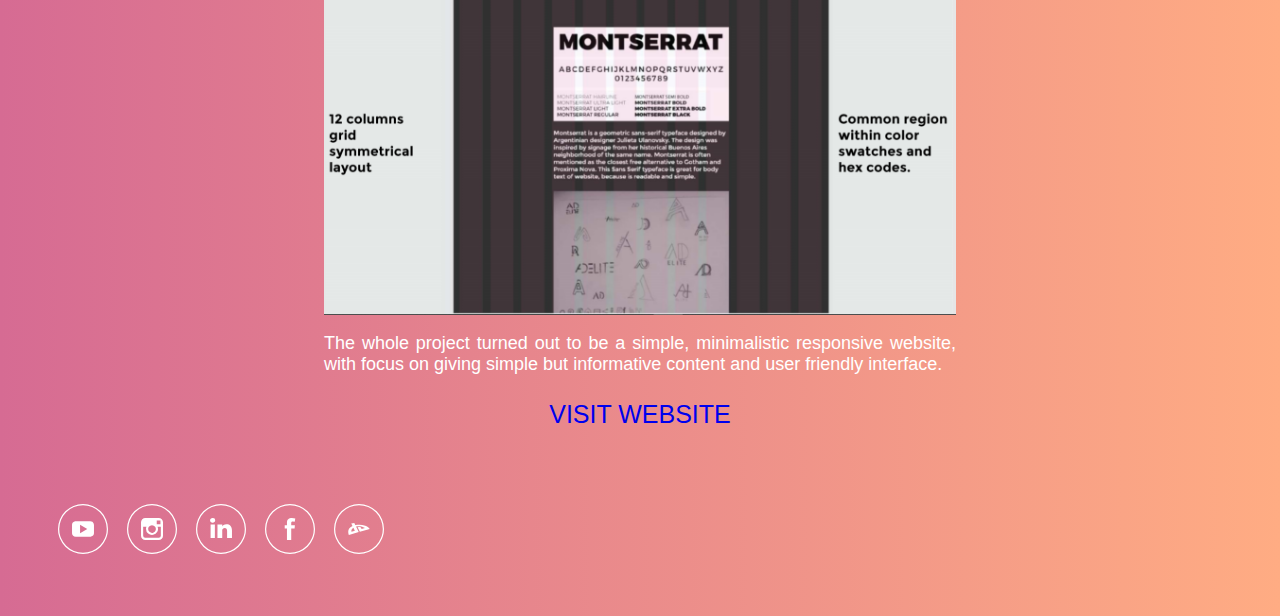
<file: basicweb.html>
<!DOCTYPE html>
<html lang="en">
<head>
        <!-- Global site tag (gtag.js) - Google Analytics -->
        <script async src="https://www.googletagmanager.com/gtag/js?id=UA-176135053-1"></script>
        <script>
            window.dataLayer = window.dataLayer || [];
            function gtag(){dataLayer.push(arguments);}
            gtag('js', new Date());
    
            gtag('config', 'UA-176135053-1');
        </script>
    
    <meta charset="UTF-8">
    <meta name="viewport" content="width=device-width, initial-scale=1.0">
    <meta http-equiv="X-UA-Compatible" content="ie=edge">
    <title>Portfolio Adelite</title>
    <link rel="stylesheet" href="style.css">
    <link rel="shortcut icon" href="visuals/favicon.ico" type="image/x-icon">
</head>
<body>
    <header>
        <a href="index.html">
            <img src="visuals/logo.svg" class="logo" alt="logo">
        </a>
    <nav>
        <ul class="menu">
            <li><a href="about.html">ABOUT ME</a></li>
            <li><a href="index.html">MY WORK</a></li>
            <li><button class="modebutton" onclick="myFunction(event)">Dark</button></li>
        </ul>
    </nav>
    </header>
<h1 class="nadpis">BASIC WEB</h1>
<br>
<h3 class="podnadpis">Responsive website</h3>
<br>
<p class="text">In our first greater project we’ve been assigned to produce a responsive website with relevant content. We have been given art styles, in my case it was Bauhaus. By the end of this project I’ve learnt all parts of design process while building a website from mood board, style tile, wire framing, prototyping, testing and coding. Key to great results was to know basic design principles and applying them in practice.</p>
<br>
<img src="visuals/basicweb/homepage.PNG" class="articleimage" alt="website theme">
<br>
<p class="text">I started the design process by sketching wireframes for the layout of each page of the website. Wireframes were great for planning the website and having an overview of what I needed to code. It’s very important to be consistent with the design on all screens, that’s why my website is changing just a little bit when displayed on desktop or mobile. I tried to keep it with same level of usability on both desktop and mobile versions, but later on I found out that the mobile layout can be improved.</p>
<br>
<img src="visuals/basicweb/wireframesdesktop.jpg" class="articleimage" alt="website wireframes for desktop">
<br>
<img src="visuals/basicweb/breakpoints.PNG" class="articleimage" alt="breakpoints">
<p class="text">After sketching on paper I moved to Adobe Illustrator to create style tile which would serve as a guide for my design. First I’ve made moodboard on Bauhaus and that inspired me for overall design of website. Based on my wireframes I did a mid-fidelity prototype where I discovered more flaws of my first wireframe sketches and I tried to find a new, more user friendly solution which I’ve tested later on. I tried to improve composition by using various gestalt laws. You can try my prototype <a href="https://xd.adobe.com/view/90b2924e-8827-493c-4f70-5af6b8266bcd-e683/?fullscreen&hints=off">here</a>.</p>
<br>
<img src="visuals/basicweb/styletile.PNG" class="articleimage" alt="style tile">
<br>
<img src="visuals/basicweb/websitemoodboard.PNG" class="articleimage" alt="website mood board">
<br>
<img src="visuals/basicweb/prototype.PNG" class="articleimage" alt="prototype">
<br>
<p class="text">The coding was to focus on using the knowledge of CSS grids and implementing breakpoints for the main layout. It was essential to write semantically correct code for the pages to be validated.</p>
<br>
<p class="text">Website was tested with number of people online and face to face. None of them had problems with answering first three questions about what site it is, what page they are on and what are the main sections of the website. However I’ve found out that I’m missing headlines on my design article. Otherwise there were no other errors that somebody talked about.  They considered it nice to have highlighted page names which shows on which page are you on and overall nice and clean navigation bar that stick on the top of the screen as you scrolling down.</p>
<br>
<img src="visuals/basicweb/design.PNG" class="articleimage" alt="design of website">
<br>
<img src="visuals/basicweb/design2.PNG" class="articleimage" alt="design of website">
<br>
<img src="visuals/basicweb/gestaltlaws.PNG" class="articleimage" alt="gestalt laws">
<br>
<p class="text">The whole project turned out to be a simple, minimalistic responsive website, with focus on giving simple but informative content and user friendly interface. </p>
<p class="podnadpis"><a href="http://adelite.eu/indexwebsite.html">VISIT WEBSITE</a></p>
<footer>
    <div class="footer">
        <a href="https://www.youtube.com/channel/UC120RexKwLCR98XMhP2GF6Q/">
            <img src="visuals/youtube.svg" style="width: 50px" alt="youtube">
        </a>
        <a href="https://www.instagram.com/adelitesamak/?hl=sk">
            <img src="visuals/instagram.svg" style="width: 50px" alt="insta">
        </a>
        <a href="https://www.linkedin.com/in/adela-%C5%A1am%C3%A1kov%C3%A1-955a80183/">
            <img src="visuals/linkedin.svg" style="width: 50px" alt="linkedin">
        </a>
        <a href="https://www.facebook.com/AdeliteSamak/">
            <img src="visuals/facebook.svg" style="width: 50px" alt="facebook">
        </a>
        <a href="https://www.deviantart.com/adelitesamak">
            <img src="visuals/deviantart.svg" style="width: 50px" alt="deviant">
        </a>
    </div>
</footer>
<script src="javascript.js"></script>
</body>
</html>
</file>
<file: style.css>
* {
    box-sizing: border-box;
    list-style-type: none;
    text-decoration: none;
    padding: 0;
}
body {
    background: rgb(214,107,147);
background: linear-gradient(90deg, rgba(214,107,147,1) 0%, rgba(255,172,131,1) 100%);
    padding: 60px 0 0 0;
}
.dark-mode {
    background: rgb(27,22,23);
    background: linear-gradient(90deg, rgba(27,22,23,1) 0%, rgba(42,36,42,1) 100%);
}
.dark-mode button {
    background-color: rgba(255,172,131,1);
    border: 2px solid rgba(255,172,131,1);
}
.modebutton {
    background-color: #49384a;
    color: white;
    padding: 5px 10px;
    text-align: center;
    text-decoration: none;
    display: flex;
    font-family: Montserrat, sans-serif;
    font-size: 18px;
    transition-duration: 0.4s;
    cursor: pointer;
    border: 2px solid #49384a;
    user-select: none;
}
header {
    position: fixed;
    background: none;
    width: 100%;
    padding:0 40px;
    display: flex;
    flex-wrap: wrap;
    align-items: center;
    justify-content: space-between;
    top: 0;
    height: 80px;
}
nav li {
    margin-right: 25px;
}
@media screen and (max-width: 600px) {
    body {
        padding: 0;
    }
    .menu {
        flex-direction: column;
        align-items: center;
    
    }
    header {
        flex-direction: column;
        height: auto;  
        padding: 25px 0; 
        position: static; 
    }
    nav li {
        margin-right: 0px;
    }
    
}
.menu {
display: flex;
align-items: center;
}

nav li:last-child {
    margin: 0
}
nav a {
    display: block;
    color: white;
    text-decoration: none;
    font-size: 17px;
    text-transform: uppercase;
    font-family: Montserrat, sans-serif;
    transition: all 0.3s;
}

nav a:hover {
    transform: scale(1.2)
}

.logo {
    width: auto;
    height: 30px;
    transition: 0.3s;
}
.logo:hover {
transform: scale(1.2);
}
.animatedarrows {
    animation-name: moving;
    animation-duration: 1s;
    animation-delay: 0.6s;
    animation-iteration-count: infinite;
    animation-direction: alternative;
  }
  @keyframes moving {
    0% {
      transform: translateY(-10px);
    }
    50% {
      transform: translateY(-25px);
    }
    100% {
      transform: translateY(-10px);
    }
  }
.images {
    min-width: 400px;
    max-width: 700px;
    width: 50%;
    display: block;
}
.intro {
    text-align: center;
    font-family: Montserrat, sans-serif;
    font-size: 20px;
    color: white;
    width: 50%;
    max-width: 600px;
    display: flex;
    align-items: center;
    flex-direction: column;
    margin-left: 50px;
    margin-right: 50px;
}
h3 {
    font-size: 40px;
}
.nadpis {
    text-align: center;
    font-family: Montserrat, sans-serif;
    font-size: 50px;
    color: white;
}
.podnadpis {
    text-align: center;
    font-family: Montserrat, sans-serif;
    font-size: 25px;
    color: white;  
}
.text {
    text-align: justify;
    font-family: Montserrat, sans-serif;
    font-size: 18px;
    color: white;
    font-weight: lighter;
    width: 50%;
    margin: auto;
}
.textabout {
    text-align: center;
    font-family: Montserrat, sans-serif;
    font-size: 18px;
    color: white;
    font-weight: lighter;
    max-width: 700px;
    margin: auto;
    
}

.adela {
    max-width: 400px;
    justify-content: center;
    align-items: center;
    margin: auto;
}
.articleimage {
    max-width: 50%;
    align-items: center;
    margin: auto;
    display: block;
}
.flex-container {
    display: flex;
    align-items: center;
    margin: 120px 0;
    justify-content: center;
}
.flex-container:first-of-type {
     margin-top: 0 
    }
@media only screen and (max-width: 700px) {
    .flex-container {
        width: 100%;
        flex-direction: column;
    }
    .intro {
        font-size: 18px;
        width: 90%;
    }
    .text {
        width: 90%;
    }
    .articleimage {
        max-width: 90%;
    }
}
h2 { 
    font-weight: lighter; }
.buttonweb {
    background-color: #49384a;
    color: white;
    padding: 16px 24px;
    text-align: center;
    text-decoration: none;
    display: inline-block;
    font-family: Montserrat, sans-serif;
    font-size: 18px;
    margin: auto;
    margin-top: 40px;
    transition-duration: 0.4s;
    cursor: pointer;
    border: 2px solid #49384a;
    border-radius: 12px;
    user-select: none;
}
.buttonweb:hover {
    background-color: #119a89;
    border: 2px solid #119a89;
    color:white;
}
.buttonux {
    background-color: #da565c;
    color: white;
    padding: 16px 24px;
    text-align: center;
    text-decoration: none;
    display: inline-block;
    font-family: Montserrat, sans-serif;
    font-size: 18px;
    margin: auto;
    margin-top: 40px;
    transition-duration: 0.4s;
    cursor: pointer;
    border: 2px solid #da565c;
    border-radius: 12px;
    user-select: none;
}  
.buttonux:hover {
    background-color: #119a89;
    border: 2px solid #119a89;
    color:white;
} 
.video {
    align-items: center;
    margin: auto;
    display: block;
}
.footer {
    display: block;
    padding: 50px;
}
.footer a { 
    display: inline-block;
     transition: all .3s;
     padding-right: 15px;
    }
.footer a:hover {
    transform: translateY(-10px);
}
#image {
    height: 400px;
    width: auto;
    display: block;
    margin-left: auto;
    margin-right: auto;
    margin-top: 75px;
    margin-bottom: 25px;

}

ol {
    display: flex;
    flex-flow: row;
    justify-content: center;
    flex-wrap: wrap;
    padding-left: 0px;
}
.corgi {
    color: white;
    font-family: "Montserrat", sans-serif;
    font-weight: bold;
    font-size: 20px;
    cursor: pointer;
    list-style: none;
    border: solid 5px;
    border-color: lightpink;
    margin: 10px;
    padding-right: 20px;
    padding-left: 20px;
    background: lightpink;


}

li:hover {
    color: dimgray;
}

.mark {
    background: lightpink;
    color: white;

}

#image.rotatesc {
    animation: one 2s linear both infinite;
}

#image.flip {
    animation: two 2s cubic-bezier(0.455, 0.030, 0.515, 0.955) alternate infinite;
}

#image.flash {
    animation: three 1s infinite;
}

#image.skew {
    animation: four 1s infinite;
}

#image.translate {
    animation: five 2s alternate infinite;
}

#image.pulse {
    animation: six 2s linear infinite;
}

#image.pendulum {
    animation: seven 3s ease-in infinite;
}

#image.jump {
    animation: eight 0.5s cubic-bezier(0.125, 0.230, 0.225, 0.470) alternate infinite;
}

#image.square {
    animation: nine 4s ease-out infinite;
}

#image.fade {
    animation: ten 8s linear infinite;
}

@keyframes one {
    0% {
        transform: scale(1) rotateZ(0);
    }

    50% {
        transform: scale(1.5) rotateZ(-180deg);
    }

    100% {
        transform: scale(1) rotateZ(-360deg);
    }
}

@keyframes two {
    0% {
        transform: rotateX(0);
    }

    100% {
        transform: rotateX(-180deg);
    }
}

@keyframes three {
    50% {
        opacity: 0;
    }
}

@keyframes four {
    25% {
        transform: skew(-10deg, -10deg);
    }

    50% {
        transform: skew(0deg, 0deg);
    }

    75% {
        transform: skew(10deg, 10deg);
    }

    100% {
        transform: skew(0deg, 0deg);
    }
}

@keyframes five {
    50% {
        transform: translateX(100px);
    }
}

@keyframes six {
    50% {
        transform: scale(1.10);
        opacity: 0;
    }
}

@keyframes seven {
    25% {
        transform: rotate(25deg);
    }

    50% {
        transform: rotate(0deg);
    }

    75% {
        transform: rotate(-25deg);
    }

    100% {
        transform: rotate(0deg);
    }

}

@keyframes eight {
    0% {
        transform: translateY(0);
    }

    100% {
        transform: translateY(-80px);
    }
}

@keyframes nine {
    25% {
        transform: translate(-20%, 0);
    }

    50% {
        transform: translate(-20%, -20%);
    }

    75% {
        transform: translate(0, -20%);
    }

    100% {
        transform: translate(0, 0);
    }
}

@keyframes ten {
    50% {
        transform: rotate(-720deg);
        opacity: 0;
    }
}
.draw {
    fill: white !important;
}
.line {
    fill: transparent;
}
</file>
